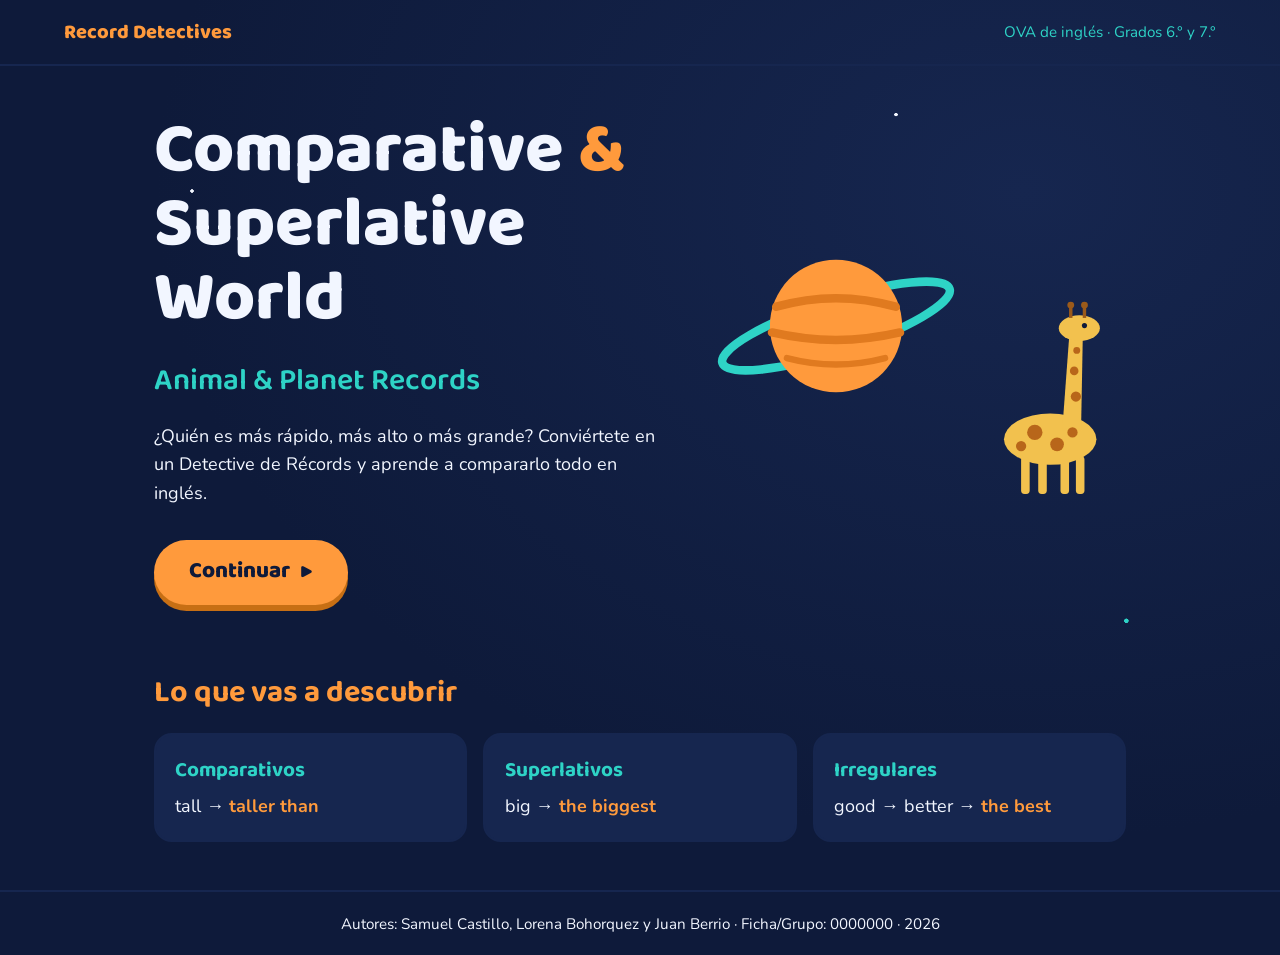
<file: index.html>
<!DOCTYPE html>
<html lang="es">
<head>
  <meta charset="UTF-8">
  <meta name="viewport" content="width=device-width, initial-scale=1">
  <title>Comparative &amp; Superlative World | OVA de inglés</title>
  <meta name="description" content="OVA de inglés para grados sexto y séptimo: comparativos y superlativos con récords de animales y planetas.">
  <link rel="preconnect" href="https://fonts.googleapis.com">
  <link rel="preconnect" href="https://fonts.gstatic.com" crossorigin>
  <link href="https://fonts.googleapis.com/css2?family=Baloo+2:wght@600;800&amp;family=Nunito:wght@500;700&amp;display=swap" rel="stylesheet">
  <link rel="stylesheet" href="css/styles.css">
</head>
<body>

  <header class="site-header">
    <p class="site-header__brand">Record Detectives</p>
    <p class="site-header__tag">OVA de inglés · Grados 6.° y 7.°</p>
  </header>

  <main>
    <!-- Portada: título, subtítulo, botón e ilustraciones -->
    <section class="hero" aria-labelledby="hero-title">
      <div class="hero__text">
        <h1 id="hero-title" class="hero__title">Comparative <span class="hero__amp">&amp;</span> Superlative World</h1>
        <p class="hero__subtitle">Animal &amp; Planet Records</p>
        <p class="hero__lead">¿Quién es más rápido, más alto o más grande? Conviértete en un Detective de Récords y aprende a compararlo todo en inglés.</p>
        <a class="btn-continue" href="contenido.html">Continuar <span class="btn-continue__arrow" aria-hidden="true">&#9654;</span></a>
      </div>
      <div class="hero__art">
        <img class="hero__planet" src="img/planet.svg" alt="Planeta naranja con anillos turquesa que flota en el espacio" width="240" height="200">
        <img class="hero__giraffe" src="img/giraffe.svg" alt="Jirafa, el animal terrestre más alto del mundo" width="160" height="240">
      </div>
    </section>

    <!-- Vista previa de lo que se aprenderá -->
    <section class="preview" aria-labelledby="preview-title">
      <h2 id="preview-title" class="preview__title">Lo que vas a descubrir</h2>
      <ul class="preview__list">
        <li class="preview-card">
          <h3 class="preview-card__name">Comparativos</h3>
          <p class="preview-card__example">tall → <strong>taller than</strong></p>
        </li>
        <li class="preview-card">
          <h3 class="preview-card__name">Superlativos</h3>
          <p class="preview-card__example">big → <strong>the biggest</strong></p>
        </li>
        <li class="preview-card">
          <h3 class="preview-card__name">Irregulares</h3>
          <p class="preview-card__example">good → better → <strong>the best</strong></p>
        </li>
      </ul>
    </section>
  </main>

  <footer class="site-footer">
    <p>Autores: Samuel Castillo, Lorena Bohorquez y Juan Berrio · Ficha/Grupo: 0000000 · 2026</p>
  </footer>

</body>
</html>
</file>
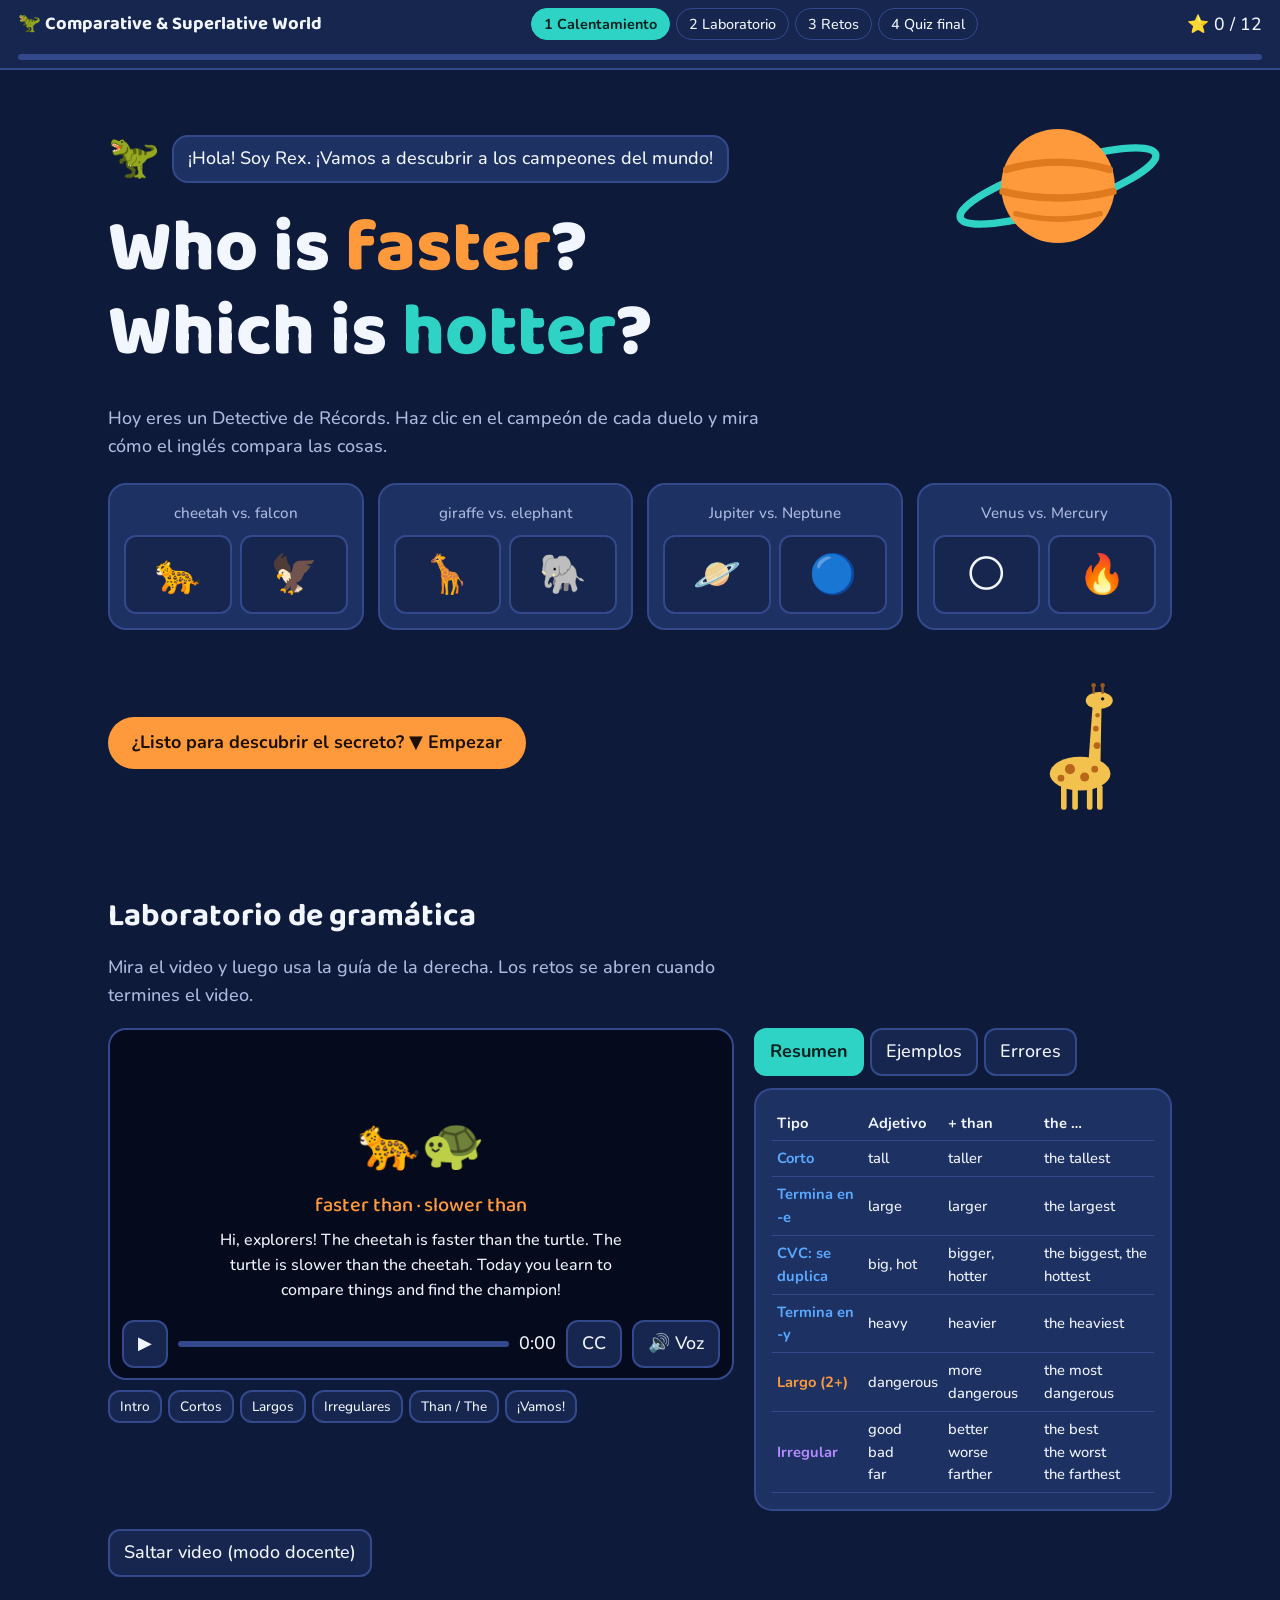
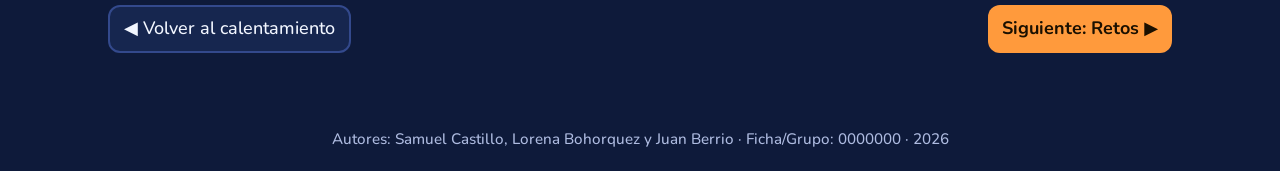
<file: contenido.html>
<!DOCTYPE html>
<html lang="es">
<head>
  <meta charset="UTF-8">
  <meta name="viewport" content="width=device-width, initial-scale=1">
  <title>OVA completo | Comparative &amp; Superlative World</title>
  <link rel="preconnect" href="https://fonts.googleapis.com">
  <link rel="preconnect" href="https://fonts.gstatic.com" crossorigin>
  <link href="https://fonts.googleapis.com/css2?family=Baloo+2:wght@600;800&amp;family=Nunito:wght@500;700&amp;display=swap" rel="stylesheet">
  <link rel="stylesheet" href="css/styles.css">
  <link rel="stylesheet" href="css/ova.css">
  <script src="js/ova.js" defer></script>
</head>
<body>
<header>
  <b>🦖 Comparative &amp; Superlative World</b>
  <nav aria-label="Secciones"><a href="#warm">1 Calentamiento</a><a href="#lab">2 Laboratorio</a><a href="#challenges">3 Retos</a><a href="#quiz">4 Quiz final</a></nav>
  <div id="stars" aria-live="polite">⭐ 0 / 12</div>
  <div id="bar"><i></i></div>
</header>

<main>
<section class="warm-hero page on" id="warm">
  <img class="warm-planet" src="img/planet.svg" alt="Planeta naranja con anillos turquesa" width="240" height="200">
  <img class="warm-giraffe" src="img/giraffe.svg" alt="Jirafa, el animal terrestre más alto" width="160" height="240">
  <div class="mascot"><span>🦖</span><p>¡Hola! Soy Rex. ¡Vamos a descubrir a los campeones del mundo!</p></div>
  <h1>Who is <span class="a">faster</span>?<br>Which is <span class="p">hotter</span>?</h1>
  <p class="lead">Hoy eres un Detective de Récords. Haz clic en el campeón de cada duelo y mira cómo el inglés compara las cosas.</p>
  <div class="duel" id="duel"></div>
  <p class="say" id="say" aria-live="polite"></p>
  <p><a class="btn" href="#lab">¿Listo para descubrir el secreto? ▼ Empezar</a></p>
</section>

<section id="lab">
  <h2>Laboratorio de gramática</h2>
  <p class="lead">Mira el video y luego usa la guía de la derecha. Los retos se abren cuando termines el video.</p>
  <div class="lab">
    <div>
      <div class="video" id="video" role="region" aria-label="Reproductor de video (prototipo)">
        <div class="scene" id="scene">🐆🐢</div>
        <div class="formula" id="formula"></div><div class="vo" id="vo">Aquí irá el video (2:40). Pulsa ▶ para ver el guion escena por escena.</div>
        <div class="ctl"><button id="play" aria-label="Reproducir">▶</button><div><i id="prog"></i></div><span id="time">0:00</span><button id="cc" aria-pressed="true">CC</button><button id="voice" aria-pressed="false">🔊 Voz</button></div>
      </div>
      <div class="chap" id="chap"></div>
    </div>
    <div>
      <div class="tabs" role="tablist" id="gtabs"></div>
      <div class="panel" id="g0"><div class="tabwrap"><table>
        <tr><th>Tipo</th><th>Adjetivo</th><th>+ than</th><th>the …</th></tr>
        <tr><td class="s">Corto</td><td>tall</td><td>taller</td><td>the tallest</td></tr>
        <tr><td class="s">Termina en -e</td><td>large</td><td>larger</td><td>the largest</td></tr>
        <tr><td class="s">CVC: se duplica</td><td>big, hot</td><td>bigger, hotter</td><td>the biggest, the hottest</td></tr>
        <tr><td class="s">Termina en -y</td><td>heavy</td><td>heavier</td><td>the heaviest</td></tr>
        <tr><td class="l">Largo (2+)</td><td>dangerous</td><td>more dangerous</td><td>the most dangerous</td></tr>
        <tr><td class="i">Irregular</td><td>good<br>bad<br>far</td><td>better<br>worse<br>farther</td><td>the best<br>the worst<br>the farthest</td></tr>
      </table></div></div>
      <div class="panel" id="g1" hidden>
        <p>The cheetah is <span class="s">faster</span> than the lion.<br>→ It is <span class="s">the fastest</span> land animal.</p>
        <p>Jupiter is <span class="s">bigger</span> than Earth.<br>→ It is <span class="s">the biggest</span> planet.</p>
        <p>Saturn is <span class="l">more beautiful</span> than Mars.<br>→ It is <span class="l">the most beautiful</span> planet.</p>
        <p>Comparativo = 2 cosas + <b>than</b>. Superlativo = un grupo + <b>the</b>.</p></div>
      <div class="panel" id="g2" hidden>
        <p>❌ more taller → ✅ taller</p><p>❌ the most fast → ✅ the fastest</p><p>❌ bigger that → ✅ bigger than</p><p>❌ more good → ✅ better</p></div>
    </div>
  </div>
  <p><button id="skip">Saltar video (modo docente)</button></p>
  <div class="pager"><button data-go="warm">◀ Volver al calentamiento</button><button class="nx" data-go="challenges">Siguiente: Retos ▶</button></div>
</section>

<section id="challenges" class="page lock">
  <h2>Retos</h2>
  <p class="lead" id="lockmsg">🔒 Termina el video en el Laboratorio (o usa “Saltar video” allí) para abrir los retos.</p>
  <div class="tabs" role="tablist" id="ctabs"></div>

  <div class="panel" id="c0">
    <h3>A · Clasificador de adjetivos</h3>
    <p>Haz clic en una tarjeta y luego en la caja donde va.</p>
    <div class="cards" id="cardsA"></div>
    <div class="boxes"><div class="box s2" id="bs" tabindex="0"><b class="s">CORTOS: -er / -est</b><br></div><div class="box l2" id="bl" tabindex="0"><b class="l">LARGOS: more / most</b><br></div></div>
    <div class="fb" id="fbA" aria-live="polite"></div>
  </div>

  <div class="panel" id="c1" hidden>
    <h3>B · Laboratorio de récords</h3>
    <div id="rowsB"></div>
    <p><button id="chkB">Revisar respuestas</button></p>
    <div class="fb" id="fbB" aria-live="polite"></div>
  </div>

  <div class="panel" id="c2" hidden>
    <h3>C · Detective de errores</h3>
    <p>Haz clic en la palabra incorrecta y luego elige la corrección.</p>
    <div id="sentC"></div>
    <div class="fb" id="fbC" aria-live="polite"></div>
  </div>
  <div class="pager"><button data-go="lab">◀ Volver al laboratorio</button><button class="nx" data-go="quiz">Siguiente: Quiz final ▶</button></div>
</section>

<section id="quiz" class="page lock">
  <h2>Quiz final</h2>
  <p class="lead">8 preguntas. Se abre después del video.</p>
  <div class="panel q" id="qbox"></div>
  <div class="pager"><button data-go="challenges">◀ Volver a los retos</button><button data-go="warm">Empezar de nuevo ↺</button></div>
</section>
</main>

<footer class="site-footer">
  <p>Autores: Samuel Castillo, Lorena Bohorquez y Juan Berrio · Ficha/Grupo: 0000000 · 2026</p>
</footer>
</body>
</html>
</file>
<file: css/styles.css>
/* ==========================================================
   OVA: Comparative & Superlative World
   Paleta (5 colores): azul noche, azul medio, naranja, turquesa, crema
   Tipografías (2): Baloo 2 (títulos) y Nunito (texto)
   ========================================================== */

/* ---------- 1. Variables y reinicio ---------- */
:root {
  --color-night: #0e1a3a;
  --color-deep: #16264f;
  --color-orange: #ff9a3c;
  --color-turquoise: #2ed3c6;
  --color-cream: #f2f6ff;
  --font-title: "Baloo 2", "Trebuchet MS", sans-serif;
  --font-text: "Nunito", "Segoe UI", sans-serif;
}

*,
*::before,
*::after {
  box-sizing: border-box;
}

body {
  margin: 0;
  min-height: 100vh;
  display: flex;
  flex-direction: column;
  background-color: var(--color-night);
  background-image:
    radial-gradient(circle at 15% 20%, var(--color-cream) 0 1.5px, transparent 2px),
    radial-gradient(circle at 70% 12%, var(--color-cream) 0 1.5px, transparent 2px),
    radial-gradient(circle at 88% 65%, var(--color-turquoise) 0 2px, transparent 2.5px),
    radial-gradient(circle at 30% 80%, var(--color-orange) 0 2px, transparent 2.5px),
    radial-gradient(ellipse at 80% 20%, var(--color-deep), transparent 60%);
  color: var(--color-cream);
  font-family: var(--font-text);
  font-size: 1.125rem;
  line-height: 1.6;
}

img {
  max-width: 100%;
  height: auto;
}

/* ---------- 2. Encabezado ---------- */
.site-header {
  display: flex;
  justify-content: space-between;
  align-items: center;
  flex-wrap: wrap;
  gap: 0.5rem 1rem;
  padding: 1rem 5vw;
  border-bottom: 2px solid var(--color-deep);
}

.site-header__brand {
  margin: 0;
  font-family: var(--font-title);
  font-weight: 800;
  font-size: 1.25rem;
  color: var(--color-orange);
}

.site-header__tag {
  margin: 0;
  font-size: 0.95rem;
  color: var(--color-turquoise);
}

/* ---------- 3. Portada (hero) ---------- */
main {
  flex: 1;
}

.hero {
  display: grid;
  grid-template-columns: 1.2fr 1fr;
  align-items: center;
  gap: 2rem;
  max-width: 1100px;
  margin: 0 auto;
  padding: 3rem 5vw;
}

.hero__title {
  margin: 0 0 0.3em;
  font-family: var(--font-title);
  font-weight: 800;
  font-size: clamp(2.4rem, 6vw, 4.4rem);
  line-height: 1.05;
}

.hero__amp {
  color: var(--color-orange);
}

.hero__subtitle {
  margin: 0 0 1rem;
  font-family: var(--font-title);
  font-weight: 600;
  font-size: clamp(1.3rem, 3vw, 1.9rem);
  color: var(--color-turquoise);
}

.hero__lead {
  max-width: 48ch;
  margin: 0 0 2rem;
}

/* ---------- 4. Ilustraciones y animaciones ---------- */
.hero__art {
  position: relative;
  display: flex;
  justify-content: center;
  align-items: flex-end;
  gap: 1rem;
  min-height: 280px;
}

/* El planeta flota suavemente, como en el espacio */
.hero__planet {
  width: 60%;
  align-self: flex-start;
  animation: float-planet 6s ease-in-out infinite;
}

/* La jirafa se balancea despacio, como si respirara */
.hero__giraffe {
  width: 32%;
  transform-origin: bottom center;
  animation: sway-giraffe 4s ease-in-out infinite;
}

@keyframes float-planet {
  0%, 100% { transform: translateY(0) rotate(-3deg); }
  50% { transform: translateY(-18px) rotate(3deg); }
}

@keyframes sway-giraffe {
  0%, 100% { transform: rotate(-2deg); }
  50% { transform: rotate(2deg); }
}

/* ---------- 5. Botón Continuar ---------- */
.btn-continue {
  display: inline-flex;
  align-items: center;
  gap: 0.6rem;
  padding: 0.9rem 2.2rem;
  border-radius: 999px;
  background-color: var(--color-orange);
  color: var(--color-night);
  font-family: var(--font-title);
  font-weight: 800;
  font-size: 1.4rem;
  text-decoration: none;
  box-shadow: 0 6px 0 #c76f14;
  transition: transform 0.25s ease-in-out, background-color 0.25s ease-in-out, box-shadow 0.25s ease-in-out;
}

.btn-continue__arrow {
  display: inline-block;
  font-size: 0.9em;
  transition: transform 0.25s ease-in-out;
}

/* Estado normal con pulso suave para llamar la atención */
.btn-continue {
  animation: pulse-button 2.4s ease-in-out infinite;
}

@keyframes pulse-button {
  0%, 100% { filter: drop-shadow(0 0 0 rgba(255, 154, 60, 0)); }
  50% { filter: drop-shadow(0 0 14px rgba(255, 154, 60, 0.7)); }
}

.btn-continue:hover {
  background-color: var(--color-turquoise);
  box-shadow: 0 9px 0 #1a9a90;
  transform: translateY(-3px);
}

.btn-continue:hover .btn-continue__arrow {
  transform: translateX(6px);
}

.btn-continue:focus-visible {
  outline: 4px solid var(--color-cream);
  outline-offset: 4px;
}

.btn-continue:active {
  background-color: var(--color-cream);
  box-shadow: 0 2px 0 #9fb0d8;
  transform: translateY(4px) scale(0.97);
}

/* ---------- 6. Vista previa (tarjetas) ---------- */
.preview {
  max-width: 1100px;
  margin: 0 auto;
  padding: 1rem 5vw 3rem;
}

.preview__title {
  margin: 0 0 1rem;
  font-family: var(--font-title);
  font-size: 1.9rem;
  color: var(--color-orange);
}

.preview__list {
  display: grid;
  grid-template-columns: repeat(3, 1fr);
  gap: 1rem;
  margin: 0;
  padding: 0;
  list-style: none;
}

.preview-card {
  padding: 1.2rem;
  border: 2px solid var(--color-deep);
  border-radius: 18px;
  background-color: var(--color-deep);
  transition: transform 0.3s ease-in-out, border-color 0.3s ease-in-out;
}

.preview-card:hover {
  transform: translateY(-6px);
  border-color: var(--color-turquoise);
}

.preview-card__name {
  margin: 0 0 0.3rem;
  font-family: var(--font-title);
  font-size: 1.3rem;
  color: var(--color-turquoise);
}

.preview-card__example {
  margin: 0;
}

.preview-card__example strong {
  color: var(--color-orange);
}

/* ---------- 7. Pie de página ---------- */
.site-footer {
  padding: 1.2rem 5vw;
  border-top: 2px solid var(--color-deep);
  text-align: center;
  font-size: 0.95rem;
}

.site-footer p {
  margin: 0;
}

/* ---------- 8. Diseño responsivo ---------- */
/* Tableta */
@media (max-width: 900px) {
  .hero {
    grid-template-columns: 1fr;
    text-align: center;
    padding-top: 2rem;
  }

  .hero__lead {
    margin-left: auto;
    margin-right: auto;
  }

  .hero__art {
    min-height: 240px;
  }
}

/* Móvil */
@media (max-width: 600px) {
  body {
    font-size: 1rem;
  }

  .site-header {
    justify-content: center;
    text-align: center;
  }

  .preview__list {
    grid-template-columns: 1fr;
  }

  .btn-continue {
    width: 100%;
    justify-content: center;
    font-size: 1.25rem;
  }
}

/* ---------- 9. Accesibilidad: menos movimiento ---------- */
@media (prefers-reduced-motion: reduce) {
  *,
  *::before,
  *::after {
    animation: none !important;
    transition-duration: 0.01ms !important;
  }
}
</file>
<file: css/ova.css>
/* OVA completo: estilos de las 4 pantallas (contenido.html). Se carga después de styles.css */
:root{--bg:#0e1a3a;--bg2:#16264f;--card:#1d3163;--tx:#f2f6ff;--mu:#aebbe0;--an:#ff9a3c;--pl:#2ed3c6;--ir:#b58cff;--ok:#4cd98a;--bad:#ff6b6b;--ln:#33498c;box-sizing:border-box;padding-top:env(safe-area-inset-top,0px);padding-bottom:env(safe-area-inset-bottom,0px)}

:root[data-theme="dark"]{color-scheme:dark}
*{box-sizing:border-box}html{scroll-behavior:smooth;scroll-padding-top:calc(76px + env(safe-area-inset-top,0px))}
body{margin:0;background:var(--bg);color:var(--tx);font:500 18px/1.55 Nunito,system-ui,sans-serif}
h1,h2,h3{font-family:"Baloo 2",system-ui,sans-serif;line-height:1.15;margin:0 0 .4em}
h2{font-size:2rem}h3{font-size:1.25rem}
body::before{content:"";position:fixed;inset:0 0 auto;height:env(safe-area-inset-top,0px);background:var(--bg2);z-index:60}
header{position:sticky;top:env(safe-area-inset-top,0px);z-index:50;background:var(--bg2);border-bottom:2px solid var(--ln);display:flex;gap:14px;align-items:center;justify-content:space-between;flex-wrap:wrap;padding:8px 18px}
header b{font-family:"Baloo 2",sans-serif;font-size:1.15rem}
nav{display:flex;gap:6px}nav a{color:var(--tx);text-decoration:none;padding:4px 12px;border-radius:99px;border:1px solid var(--ln);font-size:.9rem}nav a:hover{background:var(--card)}
#stars{font-size:1.1rem;white-space:nowrap}#bar{height:6px;background:var(--ln);width:100%;border-radius:9px;overflow:hidden}#bar i{display:block;height:100%;width:0;background:linear-gradient(90deg,var(--an),var(--pl));transition:width .4s}
section{padding:56px 18px;max-width:1100px;margin:0 auto}
.page{display:none}.page.on{display:block}
nav a.cur{background:var(--pl);color:#04201e;border-color:var(--pl);font-weight:700}
.pager{display:flex;justify-content:space-between;gap:10px;margin-top:28px}
.pager .nx{background:var(--an);color:#1b1000;border:0;font-weight:700}
.warm-hero{min-height:80vh;display:flex;flex-direction:column;justify-content:center}
.warm-hero h1{font-size:clamp(2.4rem,7vw,4.6rem);font-weight:800}
.warm-hero h1 .a{color:var(--an)}.warm-hero h1 .p{color:var(--pl)}
.lead{color:var(--mu);max-width:60ch}
.duel{display:grid;grid-template-columns:repeat(auto-fit,minmax(230px,1fr));gap:14px;margin:22px 0}
.duel>div{background:var(--card);border:2px solid var(--ln);border-radius:18px;padding:14px;text-align:center}
.duel p{margin:.2em 0 .6em;color:var(--mu);font-size:.95rem}
.opt{display:flex;gap:8px}.opt button{flex:1;font-size:2.4rem;padding:8px 0}
button{font:inherit;cursor:pointer;color:var(--tx);background:var(--bg2);border:2px solid var(--ln);border-radius:12px;padding:8px 14px}
button:hover{border-color:var(--pl)}button:focus-visible,select:focus-visible,a:focus-visible{outline:3px solid var(--pl);outline-offset:2px}
.btn{background:var(--an);color:#1b1000;border:0;font-weight:700;padding:12px 24px;border-radius:99px;animation:pulse 2s infinite}
@keyframes pulse{50%{box-shadow:0 0 0 10px #ff9a3c33}}
@media (prefers-reduced-motion:reduce){.btn{animation:none}html{scroll-behavior:auto}}
.say{min-height:2.6em;color:var(--pl);font-weight:700}
.lab{display:grid;grid-template-columns:3fr 2fr;gap:20px}
@media (max-width:820px){.lab{grid-template-columns:1fr}}
.video{background:#050a1c;border:2px solid var(--ln);border-radius:18px;aspect-ratio:16/9;display:flex;flex-direction:column;align-items:center;justify-content:center;text-align:center;padding:16px;position:relative;color:#f2f6ff}
.video .scene{font-size:3.2rem}.video .vo{font-size:1rem;max-width:44ch;min-height:4.6em}
.video .ctl{position:absolute;left:12px;right:12px;bottom:10px;display:flex;gap:10px;align-items:center}
.video .ctl div{flex:1;height:6px;background:#33498c;border-radius:9px}.video .ctl i{display:block;height:100%;width:0;background:var(--an);border-radius:9px}
.video button{background:#16264f;color:#f2f6ff}
.chap{display:flex;gap:6px;flex-wrap:wrap;margin-top:10px}.chap button{font-size:.85rem;padding:4px 10px}
.tabs{display:flex;gap:6px;flex-wrap:wrap;margin-bottom:12px}
.tabs button[aria-selected=true]{background:var(--pl);color:#04201e;border-color:var(--pl);font-weight:700}
.panel{background:var(--card);border:2px solid var(--ln);border-radius:18px;padding:16px}
.panel[hidden]{display:none}
table{width:100%;border-collapse:collapse;font-size:.92rem}th,td{padding:6px 5px;border-bottom:1px solid var(--ln);text-align:left}
.s{color:#5aa9ff;font-weight:700}.l{color:var(--an);font-weight:700}.i{color:var(--ir);font-weight:700}

.tabwrap{overflow-x:auto}
.cards{display:flex;flex-wrap:wrap;gap:8px;margin:12px 0}
.cards button{font-size:1rem}.cards button.sel{border-color:var(--an);background:#ff9a3c33}
.boxes{display:grid;grid-template-columns:1fr 1fr;gap:12px}
.box{min-height:130px;border:3px dashed var(--ln);border-radius:16px;padding:10px;cursor:pointer}
.box.s2{border-color:#5aa9ff}.box.l2{border-color:var(--an)}
.box span{display:inline-block;margin:3px;padding:3px 10px;border-radius:99px;background:var(--bg2);border:1px solid var(--ok);color:var(--ok);font-size:.95rem}
.fb{margin-top:10px;min-height:1.6em;font-weight:700}.ok{color:var(--ok)}.bad{color:var(--bad)}
.row{display:flex;gap:10px;align-items:center;flex-wrap:wrap;padding:8px 0;border-bottom:1px solid var(--ln)}
.row .e{font-size:1.8rem}select{font:inherit;background:var(--bg2);color:var(--tx);border:2px solid var(--ln);border-radius:10px;padding:5px 8px}
.row .m{width:100%;font-size:.9rem}
.w{cursor:pointer;padding:1px 3px;border-radius:6px}.w:hover{background:var(--card)}.w.x{background:#ff6b6b33}.w.g{background:#4cd98a33}
.sent{padding:10px 0;border-bottom:1px solid var(--ln)}.sent .ch{margin-top:6px;display:flex;gap:6px;flex-wrap:wrap}
.q h3{font-size:1.4rem}.q .ans{display:grid;gap:8px;margin:12px 0}.q .ans button{text-align:left}
.q .ans button.c{border-color:var(--ok);background:#4cd98a22}.q .ans button.w2{border-color:var(--bad);background:#ff6b6b22}
.res{text-align:center}.res .big{font-size:4rem}
.lock{opacity:.45;pointer-events:none;filter:grayscale(.6)}
.mascot{display:flex;gap:12px;align-items:center;margin-bottom:16px}.mascot span{font-size:2.6rem}
.mascot p{margin:0;background:var(--card);border:2px solid var(--ln);border-radius:16px;padding:8px 14px}
footer{text-align:center;color:var(--mu);padding:30px 18px;font-size:.9rem}
.link-review{color:var(--pl)}
a.btn{display:inline-block;text-decoration:none}
a.btn:hover{filter:brightness(1.1)}
.formula{font-family:"Baloo 2",system-ui,sans-serif;font-size:1.25rem;color:var(--an);min-height:1.6em;margin:.3em 0}
.warm-hero{position:relative}
.warm-planet{position:absolute;right:2%;top:24px;width:min(220px,26vw);animation:float-planet 6s ease-in-out infinite}
.warm-giraffe{position:absolute;right:6%;bottom:30px;width:min(90px,12vw);animation:sway-giraffe 4s ease-in-out infinite;transform-origin:bottom center}
@media (max-width:700px){.warm-planet,.warm-giraffe{display:none}}
.site-footer{border-top:0}
</file>
